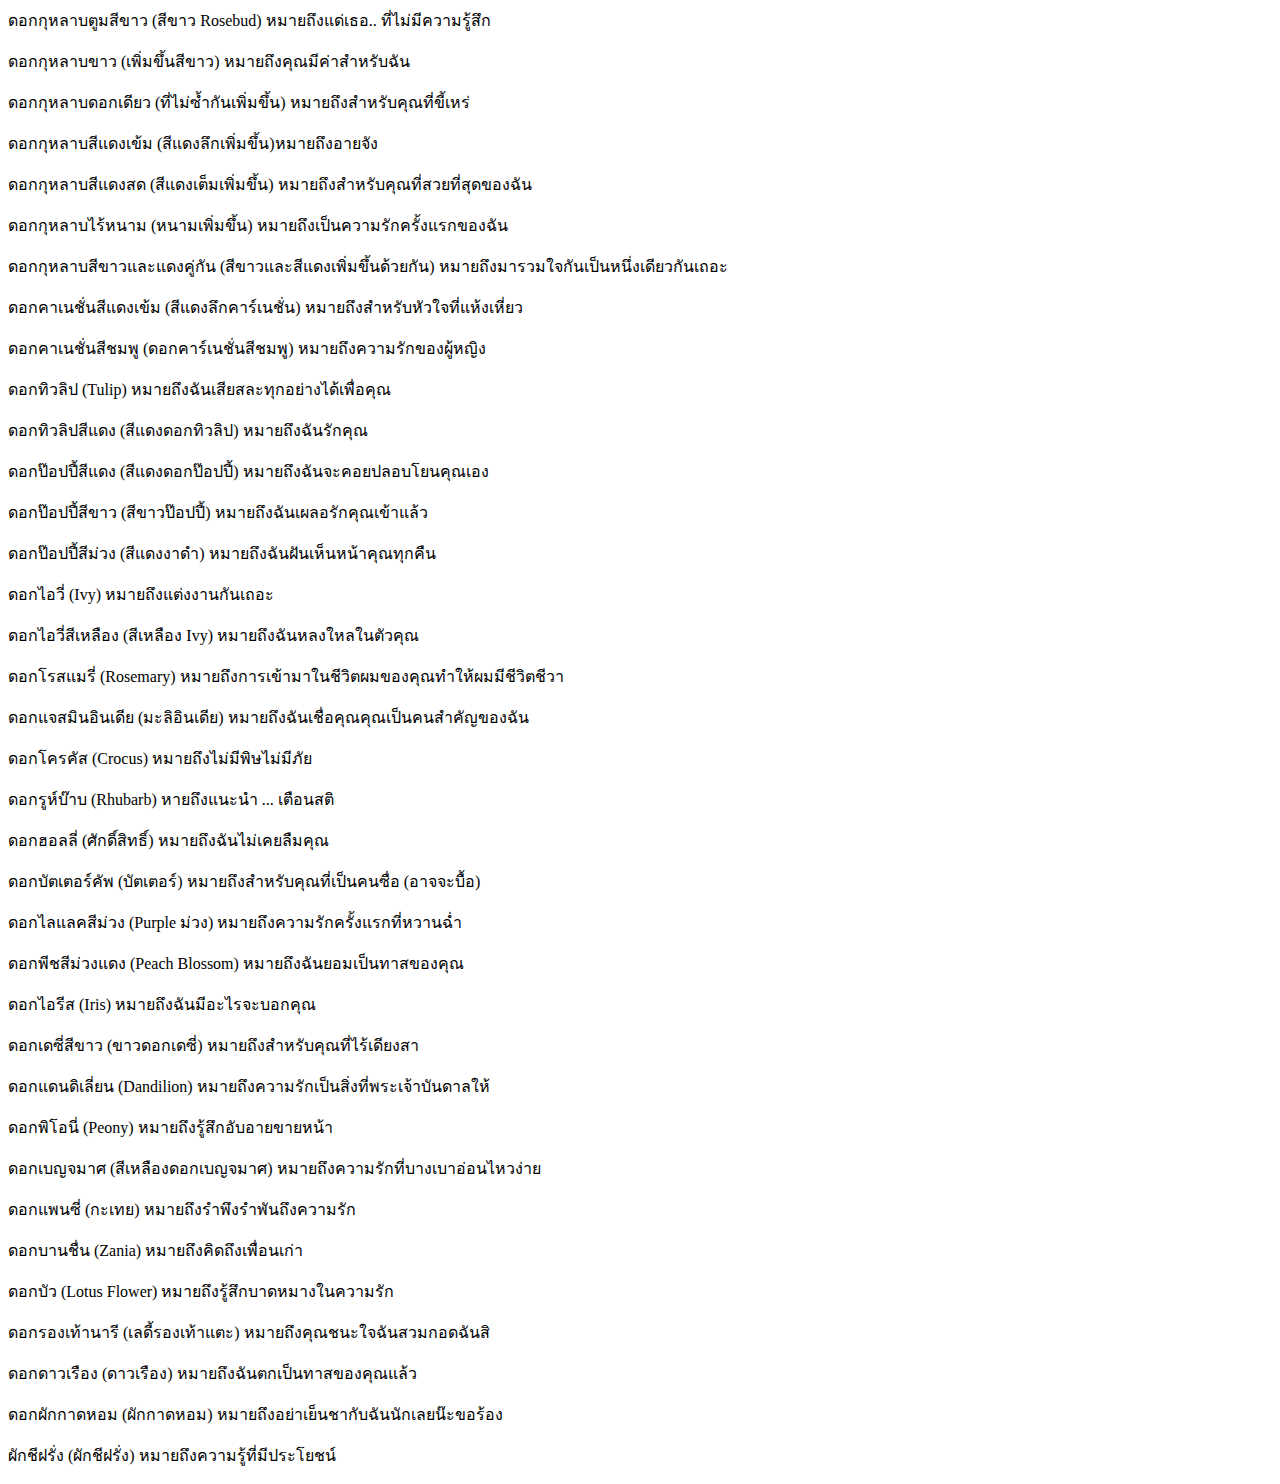
<file: Extra.html>
<html>
    <head>
        <title>More Flowers</title>
        <body>
           <p>ดอกกุหลาบตูมสีขาว (สีขาว Rosebud) หมายถึงแด่เธอ.. ที่ไม่มีความรู้สึก</p> 
           <p>ดอกกุหลาบขาว (เพิ่มขึ้นสีขาว) หมายถึงคุณมีค่าสำหรับฉัน
            <p>ดอกกุหลาบดอกเดียว (ที่ไม่ซ้ำกันเพิ่มขึ้น) หมายถึงสำหรับคุณที่ขี้เหร่
                <p>ดอกกุหลาบสีแดงเข้ม (สีแดงลึกเพิ่มขึ้น)หมายถึงอายจัง
                    <p>ดอกกุหลาบสีแดงสด (สีแดงเต็มเพิ่มขึ้น) หมายถึงสำหรับคุณที่สวยที่สุดของฉัน
                        <p>ดอกกุหลาบไร้หนาม (หนามเพิ่มขึ้น) หมายถึงเป็นความรักครั้งแรกของฉัน
                            <p>ดอกกุหลาบสีขาวและแดงคู่กัน (สีขาวและสีแดงเพิ่มขึ้นด้วยกัน) หมายถึงมารวมใจกันเป็นหนึ่งเดียวกันเถอะ
                                <p>ดอกคาเนชั่นสีแดงเข้ม (สีแดงลึกคาร์เนชั่น) หมายถึงสำหรับหัวใจที่แห้งเหี่ยว
                                    <p>ดอกคาเนชั่นสีชมพู (ดอกคาร์เนชั่นสีชมพู) หมายถึงความรักของผู้หญิง
                                        <p>ดอกทิวลิป (Tulip) หมายถึงฉันเสียสละทุกอย่างได้เพื่อคุณ
                                            <p>ดอกทิวลิปสีแดง (สีแดงดอกทิวลิป) หมายถึงฉันรักคุณ
                                                <p>ดอกป๊อปปี้สีแดง (สีแดงดอกป๊อปปี้) หมายถึงฉันจะคอยปลอบโยนคุณเอง
                                                    <p>ดอกป๊อปปี้สีขาว (สีขาวป๊อปปี้) หมายถึงฉันเผลอรักคุณเข้าแล้ว
                                                        <p>ดอกป๊อปปี้สีม่วง (สีแดงงาดำ) หมายถึงฉันฝันเห็นหน้าคุณทุกคืน
                                                            <p>ดอกไอวี่ (Ivy) หมายถึงแต่งงานกันเถอะ
                                                                <p>ดอกไอวี่สีเหลือง (สีเหลือง Ivy) หมายถึงฉันหลงใหลในตัวคุณ
                                                                    <p>ดอกโรสแมรี่ (Rosemary) หมายถึงการเข้ามาในชีวิตผมของคุณทำให้ผมมีชีวิตชีวา
                                                                        <p>ดอกแจสมินอินเดีย (มะลิอินเดีย) ​​หมายถึงฉันเชื่อคุณคุณเป็นคนสำคัญของฉัน
                                                                            <p>ดอกโครคัส (Crocus) หมายถึงไม่มีพิษไม่มีภัย
                                                                                <p>ดอกรูห์บ๊าบ (Rhubarb) หายถึงแนะนำ ... เตือนสติ
                                                                                    <p>ดอกฮอลลี่ (ศักดิ์สิทธิ์) หมายถึงฉันไม่เคยลืมคุณ
                                                                                        <p>ดอกบัตเตอร์คัพ (บัตเตอร์) หมายถึงสำหรับคุณที่เป็นคนซื่อ (อาจจะบื้อ)
                                                                                            <p>ดอกไลแลคสีม่วง (Purple ม่วง) หมายถึงความรักครั้งแรกที่หวานฉ่ำ
                                                                                                <p>ดอกพีชสีม่วงแดง (Peach Blossom) หมายถึงฉันยอมเป็นทาสของคุณ
                                                                                                    <p>ดอกไอรีส (Iris) หมายถึงฉันมีอะไรจะบอกคุณ
                                                                                                        <p>ดอกเดซี่สีขาว (ขาวดอกเดซี่) หมายถึงสำหรับคุณที่ไร้เดียงสา
                                                                                                            <p>ดอกแดนดิเลี่ยน (Dandilion) หมายถึงความรักเป็นสิ่งที่พระเจ้าบันดาลให้
                                                                                                                <p>ดอกพิโอนี่ (Peony) หมายถึงรู้สึกอับอายขายหน้า
                                                                                                                    <p>ดอกเบญจมาศ (สีเหลืองดอกเบญจมาศ) หมายถึงความรักที่บางเบาอ่อนไหวง่าย
                                                                                                                        <p>ดอกแพนซี่ (กะเทย) หมายถึงรำพึงรำพันถึงความรัก
                                                                                                                            <p>ดอกบานชื่น (Zania) หมายถึงคิดถึงเพื่อนเก่า
                                                                                                                                <p>ดอกบัว (Lotus Flower) หมายถึงรู้สึกบาดหมางในความรัก
                                                                                                                                    <p>ดอกรองเท้านารี (เลดี้รองเท้าแตะ) หมายถึงคุณชนะใจฉันสวมกอดฉันสิ

                                                                                                                                        <p>ดอกดาวเรือง (ดาวเรือง) หมายถึงฉันตกเป็นทาสของคุณแล้ว

                                                                                                                                            <p>ดอกผักกาดหอม (ผักกาดหอม) หมายถึงอย่าเย็นชากับฉันนักเลยน๊ะขอร้อง

                                                                                                                                                <p>ผักชีฝรั่ง (ผักชีฝรั่ง) หมายถึงความรู้ที่มีประโยชน์
        
                                                                                                                                                </style>                                                                                                                                        </body>
    </head>
</html>
</file>
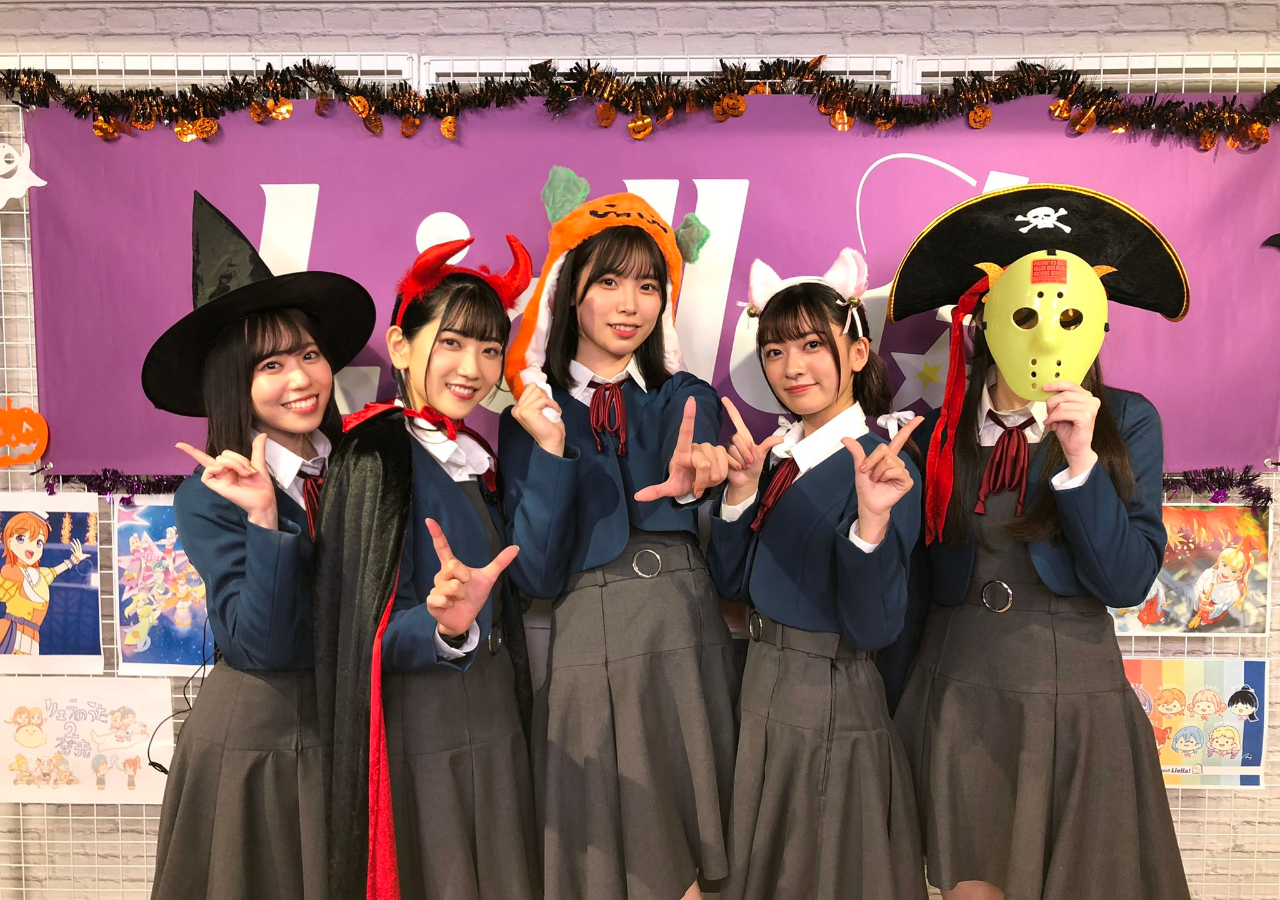
<file: halloween.html>
<!DOCTYPE html>
<html>
<head>
<meta name="viewport" content="width=device-width, initial-scale=1">
<audio id="musicplayer" autoplay>
  <source src="/happy halloween.mp3" />
</audio>
<style>
body, html {
  height: 100%;
  margin: 0;
}

.bg {
  /* The image used */
  background-image: url("FgE2VjnaAAAyidz.jpg");

  /* Full height */
  height: 100%; 

  /* Center and scale the image nicely */
  background-position: center;
  background-repeat: no-repeat;
  background-size: cover;
}
</style>
</head>
<body>
  <div class="bg"></div>
  </audio>
</body>
</html>
</file>
